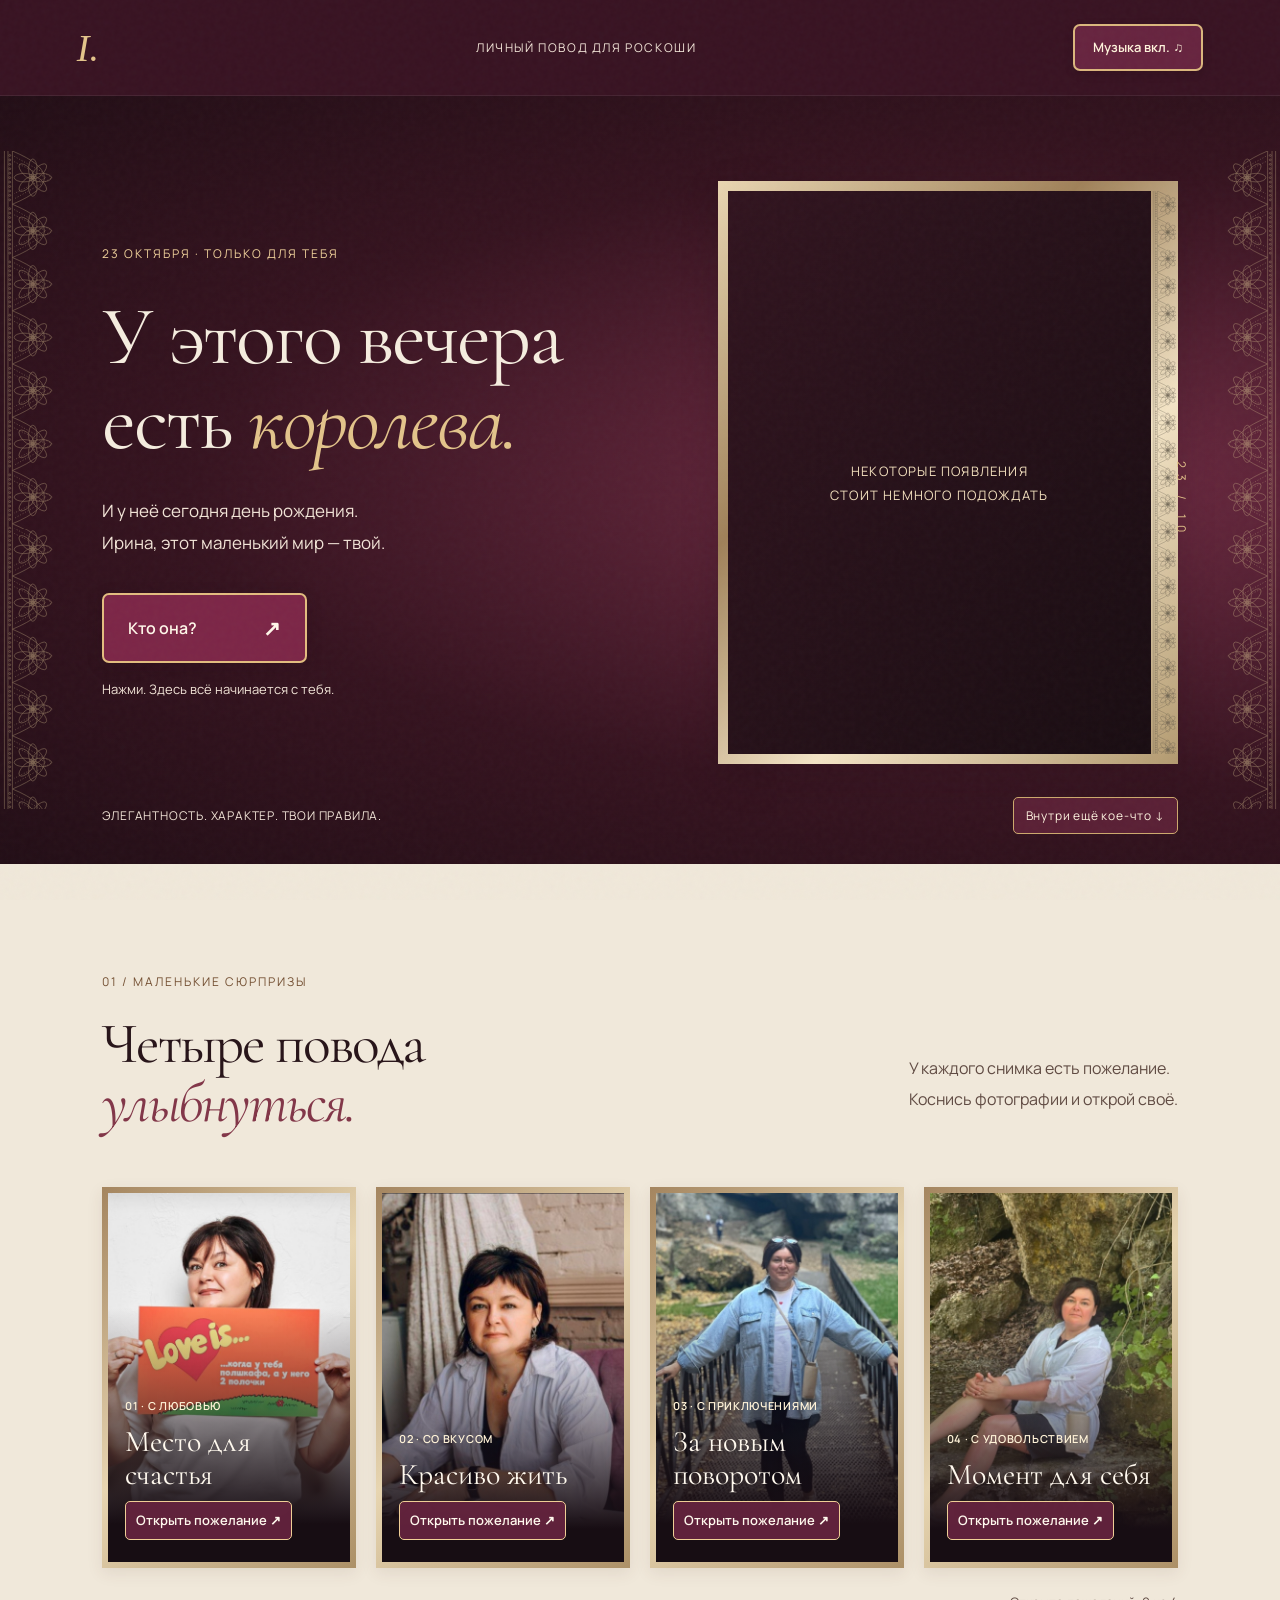
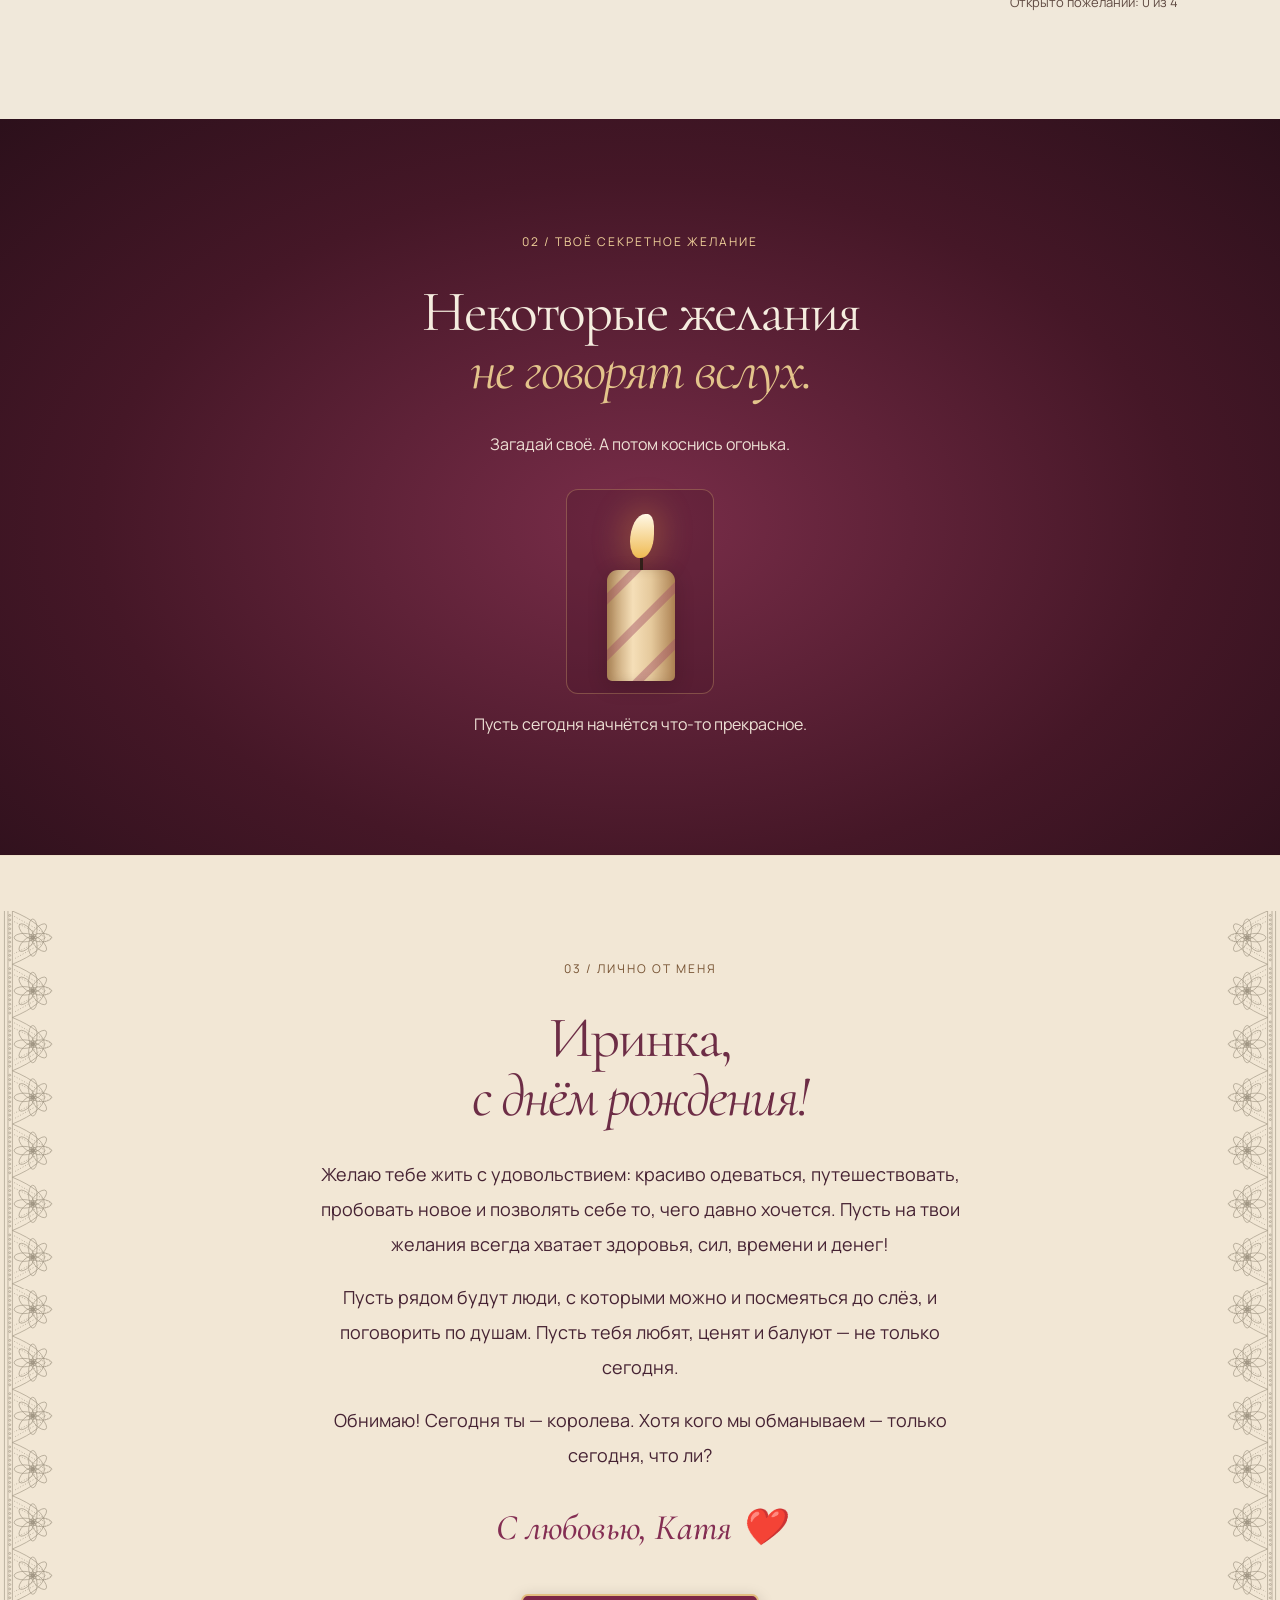
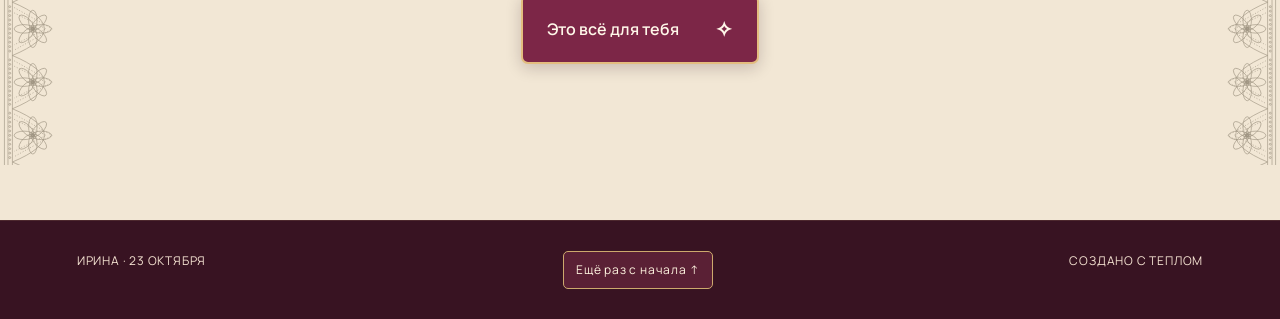
<file: index.html>
<!doctype html><html lang="ru"><head><meta charset="utf-8"><meta name="viewport" content="width=device-width,initial-scale=1"><meta name="theme-color" content="#180c10"><meta name="robots" content="noindex,nofollow"><title>Ирина · У этого вечера есть королева</title><link rel="stylesheet" href="style.css"></head><body>
<div class="grain"></div><header><a href="#">I.</a><span>ЛИЧНЫЙ ПОВОД ДЛЯ РОСКОШИ</span><button id="sound" aria-pressed="false">Музыка вкл. ♫</button></header>
<main><section class="hero" id="hero"><div class="hero-text"><p class="eyebrow">23 ОКТЯБРЯ · ТОЛЬКО ДЛЯ ТЕБЯ</p><h1>У этого вечера<br>есть <em>королева.</em></h1><p class="intro">И у неё сегодня день рождения.<br>Ирина, этот маленький мир — твой.</p><button class="gold" id="reveal">Кто она? <span>↗</span></button><p class="hint">Нажми. Здесь всё начинается с тебя.</p></div><div class="portrait-wrap"><div class="portrait"><img src="assets/portrait.jpg" alt="Портрет Ирины с букетом" fetchpriority="high"><div class="veil"><p>НЕКОТОРЫЕ ПОЯВЛЕНИЯ<br>СТОИТ НЕМНОГО ПОДОЖДАТЬ</p></div><div class="camera-flash" aria-hidden="true"></div><div class="portrait-label"><strong>Ирина</strong><small>СЕГОДНЯ ВСЁ ВНИМАНИЕ — ТЕБЕ</small></div></div><span class="date">23 / 10</span></div><div class="hero-bottom"><span>ЭЛЕГАНТНОСТЬ. ХАРАКТЕР. ТВОИ ПРАВИЛА.</span><a href="#gifts">Внутри ещё кое-что ↓</a></div></section>
<section id="gifts" class="gifts"><div class="section-title"><p class="eyebrow">01 / МАЛЕНЬКИЕ СЮРПРИЗЫ</p><h2>Четыре повода<br><em>улыбнуться.</em></h2><p>У каждого снимка есть пожелание.<br>Коснись фотографии и открой своё.</p></div><div class="cards"><button class="card" data-n="0"><img src="assets/love.jpg" alt="Ирина с плакатом Love is" loading="lazy"><span><small>01 · С ЛЮБОВЬЮ</small><b>Место для счастья</b><i>Открыть пожелание ↗</i></span></button><button class="card" data-n="1"><img src="assets/style.jpg" alt="Ирина за столом с образцами" loading="lazy"><span><small>02 · СО ВКУСОМ</small><b>Красиво жить</b><i>Открыть пожелание ↗</i></span></button><button class="card" data-n="2"><img src="assets/travel.jpg" alt="Ирина на мостике среди скал" loading="lazy"><span><small>03 · С ПРИКЛЮЧЕНИЯМИ</small><b>За новым поворотом</b><i>Открыть пожелание ↗</i></span></button><button class="card" data-n="3"><img src="assets/moment.jpg" alt="Ирина на каменных ступенях" loading="lazy"><span><small>04 · С УДОВОЛЬСТВИЕМ</small><b>Момент для себя</b><i>Открыть пожелание ↗</i></span></button></div><p class="counter" id="counter">Открыто пожеланий: 0 из 4</p></section>
<section class="wish"><p class="eyebrow">02 / ТВОЁ СЕКРЕТНОЕ ЖЕЛАНИЕ</p><h2>Некоторые желания<br><em>не говорят вслух.</em></h2><p>Загадай своё. А потом коснись огонька.</p><button class="candle" id="candle" aria-label="Загадать желание и погасить свечу"><span class="smoke smoke-one" aria-hidden="true"></span><span class="smoke smoke-two" aria-hidden="true"></span><span class="flame"></span><span class="wick"></span><span class="wax"></span></button><p id="wishText" aria-live="polite">Пусть сегодня начнётся что-то прекрасное.</p><button class="text-button" id="again" hidden>Зажечь снова ↻</button></section>
<section class="letter"><p class="eyebrow">03 / ЛИЧНО ОТ МЕНЯ</p><h2>Иринка,<br><em>с днём рождения!</em></h2><div class="letter-body"><p>Желаю тебе жить с удовольствием: красиво одеваться, путешествовать, пробовать новое и позволять себе то, чего давно хочется. Пусть на твои желания всегда хватает здоровья, сил, времени и денег!</p><p>Пусть рядом будут люди, с которыми можно и посмеяться до слёз, и поговорить по душам. Пусть тебя любят, ценят и балуют — не только сегодня.</p><p>Обнимаю! Сегодня ты — королева. Хотя кого мы обманываем — только сегодня, что ли?</p><span class="signature">С любовью, Катя ❤️</span></div><button class="gold" id="celebrate">Это всё для тебя <span>✧</span></button><p id="finalText" aria-live="polite"></p></section></main><footer><span>ИРИНА · 23 ОКТЯБРЯ</span><a href="#hero">Ещё раз с начала ↑</a><span>СОЗДАНО С ТЕПЛОМ</span></footer>
<dialog id="modal"><button class="close" aria-label="Закрыть пожелание">×</button><img id="modalImg" alt="Фотография Ирины"><div class="modal-copy"><p class="eyebrow">ПЕРСОНАЛЬНО ДЛЯ ТЕБЯ</p><h2 id="modalTitle"></h2><p id="modalText"></p><button class="text-button close-text">Забираю это пожелание ♥</button></div></dialog><div id="confetti" aria-hidden="true"></div><audio id="birthdayMusic" preload="metadata" src="assets/birthday.mp3"></audio><script src="app.js"></script></body></html>
</file>
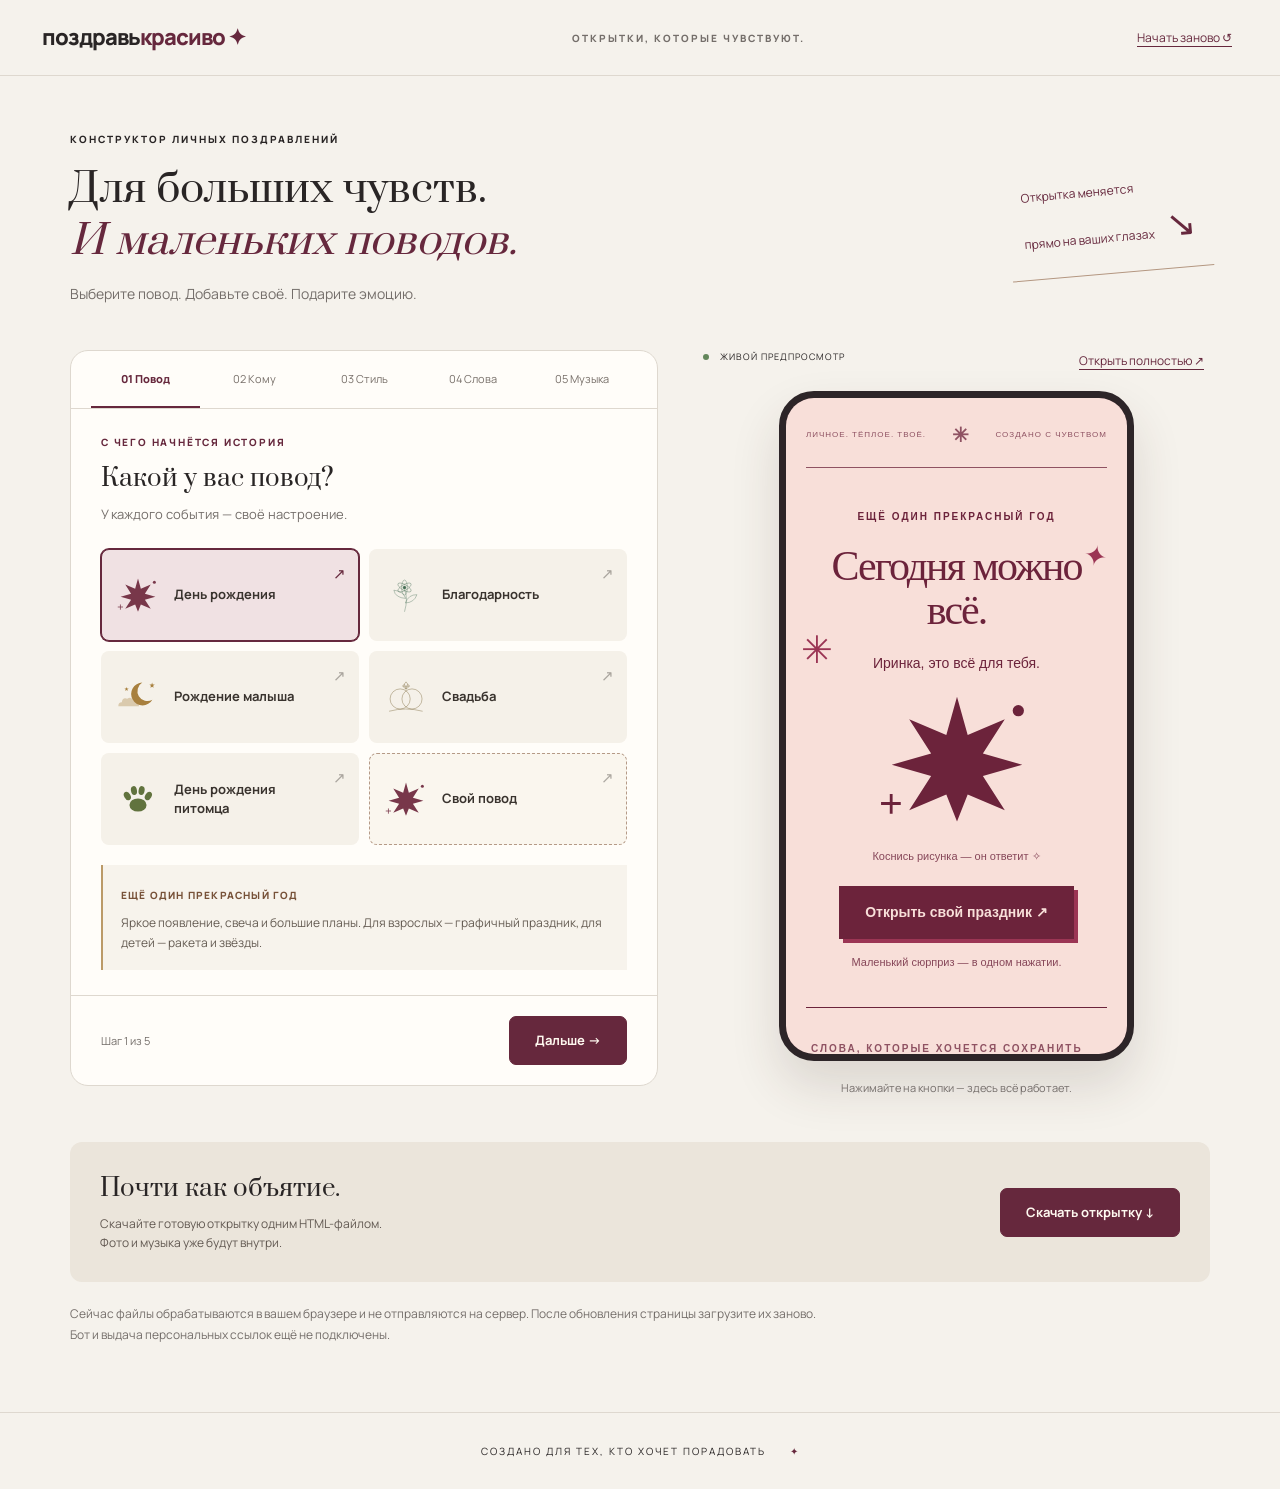
<file: constructor/index.html>
<!doctype html><html lang="ru"><head><meta charset="UTF-8"><meta name="viewport" content="width=device-width,initial-scale=1"><meta name="theme-color" content="#f5f2ec"><title>Поздравь красиво — ваша личная открытка</title><link rel="stylesheet" href="style.css?v=4"></head><body><header><a class="brand" href="./">поздравь<span>красиво ✦</span></a><span class="edition">ОТКРЫТКИ, КОТОРЫЕ ЧУВСТВУЮТ.</span><button id="reset" class="quiet">Начать заново ↺</button></header><main><div class="heading"><div><p class="eyebrow">КОНСТРУКТОР ЛИЧНЫХ ПОЗДРАВЛЕНИЙ</p><h1>Для больших чувств.<br><em>И маленьких поводов.</em></h1><p class="intro">Выберите повод. Добавьте своё. Подарите эмоцию.</p></div><div class="note">Открытка меняется<br>прямо на ваших глазах <span>↘</span></div></div><div class="workspace"><section class="editor"><nav aria-label="Этапы"><button class="tab active" data-step="0">01 Повод</button><button class="tab" data-step="1">02 Кому</button><button class="tab" data-step="2">03 Стиль</button><button class="tab" data-step="3">04 Слова</button><button class="tab" data-step="4">05 Музыка</button></nav><div class="panel" data-panel="0"><p class="panel-kicker">С ЧЕГО НАЧНЁТСЯ ИСТОРИЯ</p><h2>Какой у вас повод?</h2><p class="muted">У каждого события — своё настроение.</p><div id="occasions" class="occasions"></div><div id="customFields" hidden><label>Какой у вас повод?<input id="customOccasion" maxlength="80" placeholder="Например, новоселье или годовщина знакомства"></label><label>Заголовок открытки <span class="optional">· по желанию</span><input id="customTitle" maxlength="120" placeholder="Например, с новым уютным домом!"></label><p class="small">Свой текст можно написать на шаге «Слова». Если заголовок не указан, используем название повода.</p></div><div class="occasion-note"><span id="occasionTag"></span><p id="occasionDescription"></p></div></div><div class="panel" data-panel="1" hidden><h2>Кому подарим эмоцию?</h2><p class="muted">Начнём с главного человека.</p><div class="recipients" id="recipients"><button class="recipient active" data-kind="woman">✧<b>Женщине</b></button><button class="recipient" data-kind="man">◇<b>Мужчине</b></button><button class="recipient" data-kind="child">☆<b>Ребёнку</b></button></div><label><span id="nameLabel">Имя получателя</span><input id="name" maxlength="40" placeholder="Например, Иринка" value="Иринка"></label><label id="ageLabel" hidden>Сколько исполняется лет?<input id="age" type="number" min="1" max="120" placeholder="Например, 7"></label><label>От кого<input id="sender" maxlength="60" placeholder="Ваше имя" value="Катя"></label><label class="upload">＋ <strong>Добавить фотографии</strong><span>До 5 фото · JPG, PNG, WebP · до 10 МБ каждое</span><input id="photos" type="file" accept="image/jpeg,image/png,image/webp" multiple></label><div id="thumbs" class="thumbs"></div><p class="small">Первая фотография станет обложкой. Нажмите ×, чтобы убрать снимок.</p></div><div class="panel" data-panel="2" hidden><h2>Какое настроение?</h2><p class="muted">Три палитры для вашего повода.</p><div class="palettes" id="palettes"></div><label class="toggle"><input id="flashes" type="checkbox" checked> Вспышки камер при открытии</label><label class="toggle"><input id="confettiToggle" type="checkbox" checked> Праздничные эффекты при нажатии</label><p class="small">Открытка подстраивается под экран телефона и компьютера.</p></div><div class="panel" data-panel="3" hidden><h2>Самое важное — ваши слова</h2><label>Поздравление<select id="preset"><option value="warm">Тёплое и душевное</option><option value="bold">С характером</option><option value="short">Коротко и от сердца</option><option value="own">Напишу своё</option></select></label><label>Текст поздравления<textarea id="message" rows="8" maxlength="4000"></textarea></label><p class="small">Текст можно менять в любом варианте.</p></div><div class="panel" data-panel="4" hidden><h2>Та самая песня</h2><p class="muted">Выберите мелодию или загрузите свою песню. Звук начнётся после нажатия кнопки открытия открытки.</p><div id="musicLibrary" class="music-library"><div class="music-row"><button class="track selected" data-track="none" aria-pressed="true"><span class="track-icon">∅</span><span><b>Без музыки</b><small>Только ваши слова</small></span><i>✓</i></button></div><div class="music-row"><button class="track" data-track="happy" aria-pressed="false"><span class="track-icon">♫</span><span><b>Happy Birthday to You</b><small>Инструментальная · сразу с мелодии</small></span><i>✓</i></button><button class="track-play" data-listen="happy" aria-label="Послушать Happy Birthday to You">▶</button></div><div class="music-row"><button class="track" data-track="allegrova" aria-pressed="false"><span class="track-icon">♫</span><span><b>Ирина Аллегрова — С днём рождения</b><small>Ваша запись · с припева, с 42-й секунды</small></span><i>✓</i></button><button class="track-play" data-listen="allegrova" aria-label="Послушать Аллегрову">▶</button></div><div class="music-row"><button class="track" data-track="warm" aria-pressed="false"><span class="track-icon">♪</span><span><b>Тёплые моменты</b><small>Нежная инструментальная мелодия</small></span><i>✓</i></button><button class="track-play" data-listen="warm" aria-label="Послушать Тёплые моменты">▶</button></div></div><p id="musicStatus" class="small" role="status" aria-live="polite">Выбрано: без музыки</p><label class="upload">♫ <strong>Загрузить свою песню</strong><span>MP3, M4A, WAV, OGG · до 20 МБ</span><input id="music" type="file" accept="audio/*,.mp3,.m4a,.wav,.ogg"></label><div id="audioSettings" hidden><p id="audioName"></p><audio id="audioCheck" controls preload="metadata"></audio><label>Начать с секунды<input id="start" type="number" min="0" step="1" value="0"></label><p class="small">Например, 42 — чтобы начать с припева.</p><label class="toggle"><input id="fade" type="checkbox" checked> Плавное нарастание громкости</label><button id="listen" class="quiet">Послушать с выбранного момента ▶</button><button id="removeMusic" class="quiet">Убрать музыку ×</button></div><p class="small">Выбирайте файл, который можете использовать. Громкость на iPhone может регулироваться только кнопками телефона.</p></div><div class="editor-footer"><span id="stepText">Шаг 1 из 5</span><button id="next" class="primary">Дальше →</button></div><p id="status" role="status" aria-live="polite"></p></section><section class="preview-area"><div class="preview-label"><span><i></i> ЖИВОЙ ПРЕДПРОСМОТР</span><button id="preview" class="quiet">Открыть полностью ↗</button></div><div class="phone"><iframe id="frame" title="Предпросмотр поздравления" sandbox="allow-scripts allow-same-origin"></iframe></div><p class="preview-caption">Нажимайте на кнопки — здесь всё работает.</p></section></div><section class="finish"><div><h2>Почти как объятие.</h2><p>Скачайте готовую открытку одним HTML-файлом.<br>Фото и музыка уже будут внутри.</p></div><button id="download" class="primary">Скачать открытку ↓</button></section><p class="privacy">Сейчас файлы обрабатываются в вашем браузере и не отправляются на сервер. После обновления страницы загрузите их заново. Бот и выдача персональных ссылок ещё не подключены.</p></main><footer>СОЗДАНО ДЛЯ ТЕХ, КТО ХОЧЕТ ПОРАДОВАТЬ <span>✦</span></footer><script src="app.js?v=4"></script></body></html>
</file>
<file: style.css>
@import url('https://fonts.googleapis.com/css2?family=Cormorant+Garamond:ital,wght@0,400;0,500;1,400;1,500&family=Manrope:wght@400;500;600&display=swap');
:root{--bg:#160d10;--gold:#cfb480;--cream:#f5eddf;--muted:#b4a49c}*{box-sizing:border-box}html{scroll-behavior:smooth}body{margin:0;background:var(--bg);color:var(--cream);font:14px Manrope,Arial,sans-serif}button,a{-webkit-tap-highlight-color:transparent}button{font:inherit;cursor:pointer}a{color:inherit;text-decoration:none}button:focus-visible,a:focus-visible{outline:2px solid var(--gold);outline-offset:6px}.grain{position:fixed;inset:0;pointer-events:none;opacity:.035;background-image:url("data:image/svg+xml,%3Csvg viewBox='0 0 180 180' xmlns='http://www.w3.org/2000/svg'%3E%3Cfilter id='n'%3E%3CfeTurbulence type='fractalNoise' baseFrequency='.9' numOctaves='3' stitchTiles='stitch'/%3E%3C/filter%3E%3Crect width='100%25' height='100%25' opacity='.8' filter='url(%23n)'/%3E%3C/svg%3E");z-index:5}header{height:96px;padding:0 6%;display:flex;align-items:center;justify-content:space-between;border-bottom:1px solid #ffffff12}header>a{font:italic 38px Georgia;color:var(--gold)}header>span{font-size:9px;letter-spacing:3px;color:var(--muted)}header button{color:var(--gold);border:1px solid #cfb48040;background:none;border-radius:30px;padding:12px 16px;font-size:11px}.hero{min-height:760px;position:relative;padding:85px 8% 100px;display:grid;grid-template-columns:1.2fr 1fr;align-items:center;gap:6%;overflow:hidden;background:radial-gradient(ellipse at 80% 50%,#49202c 0,transparent 60%)}.eyebrow{font-size:10px;letter-spacing:3px;color:var(--gold);line-height:1.8}h1,h2{font-family:'Cormorant Garamond',Georgia,serif;font-weight:400;line-height:1.02;letter-spacing:-2px;margin:30px 0}h1{font-size:clamp(54px,6.5vw,96px)}h2{font-size:clamp(42px,4.5vw,65px)}em{font-weight:400;color:var(--gold)}.intro{line-height:1.9;color:var(--muted);margin:25px 0 34px}.gold{padding:19px 24px;min-width:205px;background:var(--gold);color:#26131a;border:0;display:inline-flex;justify-content:space-between;gap:36px;align-items:center}.gold:hover{background:#e1c99e}.gold span{font-size:21px}.hint{font-size:10px;color:var(--muted);margin-top:16px}.portrait-wrap{position:relative;padding:18px}.portrait{position:relative;aspect-ratio:3/4;max-height:570px;overflow:hidden;border-radius:48% 48% 2px 2px}.portrait img{width:100%;height:100%;object-fit:cover;transform:scale(1.07);transition:transform 2.5s}.veil{position:absolute;inset:0;display:flex;flex-direction:column;align-items:center;justify-content:center;background:linear-gradient(125deg,#4b1c2b,#251017 70%);transition:opacity 1.5s,filter 1.5s}.seal{font:italic 110px 'Cormorant Garamond',Georgia;border:1px solid #b59a6559;border-radius:50%;height:150px;width:150px;text-align:center;color:var(--gold)}.veil p{text-align:center;font-size:9px;line-height:2;letter-spacing:2px;margin-top:35px;color:var(--gold)}.portrait-label{position:absolute;inset:auto 0 0;padding:70px 30px 25px;background:linear-gradient(transparent,#130a10bd);opacity:0;transition:opacity 2s}.portrait-label small{font-size:8px;letter-spacing:3px}.portrait-label strong{display:block;font:64px 'Cormorant Garamond',Georgia}.revealed .veil{opacity:0;pointer-events:none;filter:blur(15px)}.revealed .portrait img{transform:scale(1)}.revealed .portrait-label{opacity:1}.orbit{position:absolute;inset:0;border:1px solid #cfb48040;border-radius:49% 49% 0 0;transform:rotate(5deg)}.date{position:absolute;right:-12px;top:48%;writing-mode:vertical-rl;letter-spacing:6px;font-size:10px;color:var(--gold)}.hero-bottom{position:absolute;bottom:30px;left:8%;right:8%;display:flex;justify-content:space-between;gap:20px;font-size:9px;letter-spacing:2px;color:var(--muted)}.gifts{padding:95px 8%;background:#f0e8da;color:#28151a}.section-title{display:grid;grid-template-columns:1fr 1fr}.section-title .eyebrow{grid-column:1/-1;color:#835d42}.section-title h2{margin-top:10px}.section-title em{color:#823749}.section-title>p:last-child{align-self:center;justify-self:end;color:#75645c;line-height:1.9}.cards{display:grid;grid-template-columns:repeat(4,1fr);gap:20px;margin-top:25px}.card{position:relative;aspect-ratio:2/3;border:0;padding:0;overflow:hidden;background:#39222a;color:#fff;text-align:left}.card img{width:100%;height:100%;object-fit:cover;transition:transform .6s}.card:hover img{transform:scale(1.045)}.card span{position:absolute;inset:auto 0 0;background:linear-gradient(transparent,#140b10ee);padding:60px 17px 22px}.card small{font-size:8px;letter-spacing:1.5px;color:#ead4b1}.card b{display:block;font:27px 'Cormorant Garamond',Georgia;line-height:1.1;margin:10px 0}.card i{font-size:9px;font-style:normal;color:#e5d3b7}.card.opened:after{content:'✓';position:absolute;right:12px;top:12px;border-radius:50%;background:var(--gold);color:#251017;padding:6px 10px}.counter{text-align:right;font-size:10px;color:#75645c;margin-top:25px}.wish{text-align:center;padding:100px 20px;background:radial-gradient(ellipse at 50% 60%,#592334,transparent 60%)}.wish>p:not(.eyebrow){color:var(--muted);line-height:1.8}.candle{position:relative;background:none;border:0;display:block;width:140px;height:190px;margin:30px auto 15px}.wax{position:absolute;width:48px;height:100px;bottom:0;left:46px;background:linear-gradient(90deg,#8f704f,#ebd4ac 45%,#b18e62);border-radius:7px 7px 3px 3px}.wick{position:absolute;bottom:98px;left:68px;width:3px;height:15px;background:#33201a}.flame{position:absolute;width:24px;height:44px;bottom:110px;left:58px;border-radius:70% 30% 60% 40%;background:linear-gradient(#fff8e5,#efba52);box-shadow:0 0 30px 9px #e8a43c40;animation:flicker 1.5s infinite alternate;transition:opacity .5s,transform .5s}.out .flame{opacity:0;transform:scale(.1)}@keyframes flicker{to{border-radius:35% 65% 35% 65%;filter:brightness(1.2)}}.text-button{border:0;border-bottom:1px solid #cfb48070;background:none;color:var(--gold);padding:12px 0;font-size:12px}.letter{padding:90px 20px 100px;text-align:center;border-top:1px solid #cfb48022}.letter-body{max-width:580px;margin:30px auto 40px;line-height:1.95;color:#d1c2b8}.signature{display:block;font:italic 31px 'Cormorant Garamond',Georgia;color:var(--gold);margin-top:30px}#finalText{min-height:24px;color:var(--gold)}footer{padding:30px 6%;display:flex;justify-content:space-between;gap:20px;border-top:1px solid #cfb48022;font-size:9px;letter-spacing:1.5px;color:var(--muted)}dialog{border:1px solid #b5986240;background:#231219;color:var(--cream);padding:0;max-width:780px;width:90%;max-height:90dvh;overflow:auto}dialog[open]{display:grid;grid-template-columns:1fr 1fr}dialog::backdrop{background:#090407df;backdrop-filter:blur(8px)}dialog>img{width:100%;height:100%;min-height:440px;object-fit:cover}.modal-copy{padding:50px 30px;align-self:center}.modal-copy h2{font-size:44px}.modal-copy>p:not(.eyebrow){line-height:1.9;color:var(--muted)}.close{position:absolute;right:10px;top:10px;color:white;background:#160d10c9;border:1px solid #ffffff33;border-radius:50%;width:40px;height:40px;font-size:26px;z-index:2}#confetti{position:fixed;inset:0;pointer-events:none;overflow:hidden;z-index:10}.particle{position:absolute;top:-20px;width:7px;height:12px;animation:fall 3s ease-in forwards}@keyframes fall{to{transform:translateY(105vh) rotate(640deg)}}[hidden]{display:none!important}@media(max-width:700px){header{height:72px;padding:0 6%}header>span{font-size:7px;letter-spacing:1.5px}header button{padding:9px;font-size:10px}.hero{padding:45px 7% 80px;grid-template-columns:1fr;gap:34px}.hero h1{font-size:58px;margin:22px 0}.hero .intro{font-size:13px}.portrait-wrap{width:83%;max-width:370px;margin:auto}.hero-bottom{font-size:8px;letter-spacing:.5px;bottom:20px}.hero-bottom>span{max-width:140px}.gifts{padding:60px 6%}.section-title{display:block}.section-title>p:last-child{font-size:12px}.cards{grid-template-columns:1fr 1fr;gap:12px}.card b{font-size:24px}.card span{padding:45px 12px 16px}.card small{font-size:7px;letter-spacing:.7px}.card i{font-size:8px}.wish,.letter{padding-top:65px;padding-bottom:65px}h2{letter-spacing:-1px}.letter-body{font-size:13px}footer{flex-wrap:wrap;font-size:8px}footer>span:last-child{display:none}dialog[open]{display:block;max-width:420px}dialog>img{height:280px;min-height:0;object-position:center 35%}.modal-copy{padding:25px}.modal-copy h2{font-size:38px;margin:18px 0}.modal-copy p{font-size:13px}}@media(prefers-reduced-motion:reduce){html{scroll-behavior:auto}*,*:before,*:after{animation:none!important;transition:none!important}}

/* Approved portrait reveal: clean rectangular photograph, two soft camera flashes. */
.portrait-wrap{padding:0}.portrait{border-radius:0}.veil{background:linear-gradient(125deg,#31141f,#190d12);transition:opacity .8s .25s,filter .8s}.portrait-label{transition:opacity 1s .8s}.portrait-label small{display:block;margin-top:6px;line-height:1.6}.camera-flash{position:absolute;inset:0;pointer-events:none;z-index:3;opacity:0;background:radial-gradient(ellipse at 25% 20%,#fff9edc9,transparent 75%)}.revealed .camera-flash{animation:cameraFlashes 1.8s ease-out 1}.revealed .veil{visibility:hidden;transition:opacity .8s .25s,filter .8s,visibility 0s 1.1s}@keyframes cameraFlashes{0%,8%{opacity:0}15%{opacity:.55}33%,60%{opacity:0}70%{opacity:.4}100%{opacity:0}}@media(prefers-reduced-motion:reduce){.camera-flash{display:none}.revealed .veil{visibility:hidden}}

/* Antique floral lace, champagne photograph edges, and readable text. */
:root{--muted:#d8c9bf}
.hero,.letter{isolation:isolate}
.hero:before,.hero:after,.letter:before,.letter:after{content:"";position:absolute;top:90px;bottom:80px;width:65px;background-image:url("data:image/svg+xml,%3Csvg%20xmlns%3D%22http%3A//www.w3.org/2000/svg%22%20width%3D%2288%22%20height%3D%22240%22%20viewBox%3D%220%200%2088%20240%22%3E%3Cg%20fill%3D%22none%22%20stroke%3D%22%23c8af84%22%20stroke-width%3D%22.7%22%3E%3Cpath%20d%3D%22M5%200V240M9%200V240M14%200V240%22/%3E%3Cpath%20d%3D%22M14%200Q86%2030%2014%2060Q86%2090%2014%20120Q86%20150%2014%20180Q86%20210%2014%20240%22/%3E%3Cellipse%20cx%3D%2237%22%20cy%3D%2220%22%20rx%3D%224.8%22%20ry%3D%2211%22%20transform%3D%22rotate%280%2037%2030%29%22/%3E%3Cellipse%20cx%3D%2237%22%20cy%3D%2220%22%20rx%3D%224.8%22%20ry%3D%2211%22%20transform%3D%22rotate%2845%2037%2030%29%22/%3E%3Cellipse%20cx%3D%2237%22%20cy%3D%2220%22%20rx%3D%224.8%22%20ry%3D%2211%22%20transform%3D%22rotate%2890%2037%2030%29%22/%3E%3Cellipse%20cx%3D%2237%22%20cy%3D%2220%22%20rx%3D%224.8%22%20ry%3D%2211%22%20transform%3D%22rotate%28135%2037%2030%29%22/%3E%3Cellipse%20cx%3D%2237%22%20cy%3D%2220%22%20rx%3D%224.8%22%20ry%3D%2211%22%20transform%3D%22rotate%28180%2037%2030%29%22/%3E%3Cellipse%20cx%3D%2237%22%20cy%3D%2220%22%20rx%3D%224.8%22%20ry%3D%2211%22%20transform%3D%22rotate%28225%2037%2030%29%22/%3E%3Cellipse%20cx%3D%2237%22%20cy%3D%2220%22%20rx%3D%224.8%22%20ry%3D%2211%22%20transform%3D%22rotate%28270%2037%2030%29%22/%3E%3Cellipse%20cx%3D%2237%22%20cy%3D%2220%22%20rx%3D%224.8%22%20ry%3D%2211%22%20transform%3D%22rotate%28315%2037%2030%29%22/%3E%3Ccircle%20cx%3D%2237%22%20cy%3D%2230%22%20r%3D%224%22/%3E%3Ccircle%20cx%3D%2237%22%20cy%3D%2230%22%20r%3D%222%22/%3E%3Ccircle%20cx%3D%2211%22%20cy%3D%225%22%20r%3D%221.1%22/%3E%3Ccircle%20cx%3D%2211%22%20cy%3D%2210%22%20r%3D%221.1%22/%3E%3Ccircle%20cx%3D%2211%22%20cy%3D%2215%22%20r%3D%221.1%22/%3E%3Ccircle%20cx%3D%2211%22%20cy%3D%2220%22%20r%3D%221.1%22/%3E%3Ccircle%20cx%3D%2211%22%20cy%3D%2225%22%20r%3D%221.1%22/%3E%3Ccircle%20cx%3D%2211%22%20cy%3D%2230%22%20r%3D%221.1%22/%3E%3Ccircle%20cx%3D%2211%22%20cy%3D%2235%22%20r%3D%221.1%22/%3E%3Ccircle%20cx%3D%2211%22%20cy%3D%2240%22%20r%3D%221.1%22/%3E%3Ccircle%20cx%3D%2211%22%20cy%3D%2245%22%20r%3D%221.1%22/%3E%3Ccircle%20cx%3D%2211%22%20cy%3D%2250%22%20r%3D%221.1%22/%3E%3Ccircle%20cx%3D%2211%22%20cy%3D%2255%22%20r%3D%221.1%22/%3E%3Cpath%20d%3D%22M16%206L59%2030L16%2054M16%2012L52%2030L16%2048%22%20stroke-dasharray%3D%221.2%202%22/%3E%3Cellipse%20cx%3D%2237%22%20cy%3D%2280%22%20rx%3D%224.8%22%20ry%3D%2211%22%20transform%3D%22rotate%280%2037%2090%29%22/%3E%3Cellipse%20cx%3D%2237%22%20cy%3D%2280%22%20rx%3D%224.8%22%20ry%3D%2211%22%20transform%3D%22rotate%2845%2037%2090%29%22/%3E%3Cellipse%20cx%3D%2237%22%20cy%3D%2280%22%20rx%3D%224.8%22%20ry%3D%2211%22%20transform%3D%22rotate%2890%2037%2090%29%22/%3E%3Cellipse%20cx%3D%2237%22%20cy%3D%2280%22%20rx%3D%224.8%22%20ry%3D%2211%22%20transform%3D%22rotate%28135%2037%2090%29%22/%3E%3Cellipse%20cx%3D%2237%22%20cy%3D%2280%22%20rx%3D%224.8%22%20ry%3D%2211%22%20transform%3D%22rotate%28180%2037%2090%29%22/%3E%3Cellipse%20cx%3D%2237%22%20cy%3D%2280%22%20rx%3D%224.8%22%20ry%3D%2211%22%20transform%3D%22rotate%28225%2037%2090%29%22/%3E%3Cellipse%20cx%3D%2237%22%20cy%3D%2280%22%20rx%3D%224.8%22%20ry%3D%2211%22%20transform%3D%22rotate%28270%2037%2090%29%22/%3E%3Cellipse%20cx%3D%2237%22%20cy%3D%2280%22%20rx%3D%224.8%22%20ry%3D%2211%22%20transform%3D%22rotate%28315%2037%2090%29%22/%3E%3Ccircle%20cx%3D%2237%22%20cy%3D%2290%22%20r%3D%224%22/%3E%3Ccircle%20cx%3D%2237%22%20cy%3D%2290%22%20r%3D%222%22/%3E%3Ccircle%20cx%3D%2211%22%20cy%3D%2265%22%20r%3D%221.1%22/%3E%3Ccircle%20cx%3D%2211%22%20cy%3D%2270%22%20r%3D%221.1%22/%3E%3Ccircle%20cx%3D%2211%22%20cy%3D%2275%22%20r%3D%221.1%22/%3E%3Ccircle%20cx%3D%2211%22%20cy%3D%2280%22%20r%3D%221.1%22/%3E%3Ccircle%20cx%3D%2211%22%20cy%3D%2285%22%20r%3D%221.1%22/%3E%3Ccircle%20cx%3D%2211%22%20cy%3D%2290%22%20r%3D%221.1%22/%3E%3Ccircle%20cx%3D%2211%22%20cy%3D%2295%22%20r%3D%221.1%22/%3E%3Ccircle%20cx%3D%2211%22%20cy%3D%22100%22%20r%3D%221.1%22/%3E%3Ccircle%20cx%3D%2211%22%20cy%3D%22105%22%20r%3D%221.1%22/%3E%3Ccircle%20cx%3D%2211%22%20cy%3D%22110%22%20r%3D%221.1%22/%3E%3Ccircle%20cx%3D%2211%22%20cy%3D%22115%22%20r%3D%221.1%22/%3E%3Cpath%20d%3D%22M16%2066L59%2090L16%20114M16%2072L52%2090L16%20108%22%20stroke-dasharray%3D%221.2%202%22/%3E%3Cellipse%20cx%3D%2237%22%20cy%3D%22140%22%20rx%3D%224.8%22%20ry%3D%2211%22%20transform%3D%22rotate%280%2037%20150%29%22/%3E%3Cellipse%20cx%3D%2237%22%20cy%3D%22140%22%20rx%3D%224.8%22%20ry%3D%2211%22%20transform%3D%22rotate%2845%2037%20150%29%22/%3E%3Cellipse%20cx%3D%2237%22%20cy%3D%22140%22%20rx%3D%224.8%22%20ry%3D%2211%22%20transform%3D%22rotate%2890%2037%20150%29%22/%3E%3Cellipse%20cx%3D%2237%22%20cy%3D%22140%22%20rx%3D%224.8%22%20ry%3D%2211%22%20transform%3D%22rotate%28135%2037%20150%29%22/%3E%3Cellipse%20cx%3D%2237%22%20cy%3D%22140%22%20rx%3D%224.8%22%20ry%3D%2211%22%20transform%3D%22rotate%28180%2037%20150%29%22/%3E%3Cellipse%20cx%3D%2237%22%20cy%3D%22140%22%20rx%3D%224.8%22%20ry%3D%2211%22%20transform%3D%22rotate%28225%2037%20150%29%22/%3E%3Cellipse%20cx%3D%2237%22%20cy%3D%22140%22%20rx%3D%224.8%22%20ry%3D%2211%22%20transform%3D%22rotate%28270%2037%20150%29%22/%3E%3Cellipse%20cx%3D%2237%22%20cy%3D%22140%22%20rx%3D%224.8%22%20ry%3D%2211%22%20transform%3D%22rotate%28315%2037%20150%29%22/%3E%3Ccircle%20cx%3D%2237%22%20cy%3D%22150%22%20r%3D%224%22/%3E%3Ccircle%20cx%3D%2237%22%20cy%3D%22150%22%20r%3D%222%22/%3E%3Ccircle%20cx%3D%2211%22%20cy%3D%22125%22%20r%3D%221.1%22/%3E%3Ccircle%20cx%3D%2211%22%20cy%3D%22130%22%20r%3D%221.1%22/%3E%3Ccircle%20cx%3D%2211%22%20cy%3D%22135%22%20r%3D%221.1%22/%3E%3Ccircle%20cx%3D%2211%22%20cy%3D%22140%22%20r%3D%221.1%22/%3E%3Ccircle%20cx%3D%2211%22%20cy%3D%22145%22%20r%3D%221.1%22/%3E%3Ccircle%20cx%3D%2211%22%20cy%3D%22150%22%20r%3D%221.1%22/%3E%3Ccircle%20cx%3D%2211%22%20cy%3D%22155%22%20r%3D%221.1%22/%3E%3Ccircle%20cx%3D%2211%22%20cy%3D%22160%22%20r%3D%221.1%22/%3E%3Ccircle%20cx%3D%2211%22%20cy%3D%22165%22%20r%3D%221.1%22/%3E%3Ccircle%20cx%3D%2211%22%20cy%3D%22170%22%20r%3D%221.1%22/%3E%3Ccircle%20cx%3D%2211%22%20cy%3D%22175%22%20r%3D%221.1%22/%3E%3Cpath%20d%3D%22M16%20126L59%20150L16%20174M16%20132L52%20150L16%20168%22%20stroke-dasharray%3D%221.2%202%22/%3E%3Cellipse%20cx%3D%2237%22%20cy%3D%22200%22%20rx%3D%224.8%22%20ry%3D%2211%22%20transform%3D%22rotate%280%2037%20210%29%22/%3E%3Cellipse%20cx%3D%2237%22%20cy%3D%22200%22%20rx%3D%224.8%22%20ry%3D%2211%22%20transform%3D%22rotate%2845%2037%20210%29%22/%3E%3Cellipse%20cx%3D%2237%22%20cy%3D%22200%22%20rx%3D%224.8%22%20ry%3D%2211%22%20transform%3D%22rotate%2890%2037%20210%29%22/%3E%3Cellipse%20cx%3D%2237%22%20cy%3D%22200%22%20rx%3D%224.8%22%20ry%3D%2211%22%20transform%3D%22rotate%28135%2037%20210%29%22/%3E%3Cellipse%20cx%3D%2237%22%20cy%3D%22200%22%20rx%3D%224.8%22%20ry%3D%2211%22%20transform%3D%22rotate%28180%2037%20210%29%22/%3E%3Cellipse%20cx%3D%2237%22%20cy%3D%22200%22%20rx%3D%224.8%22%20ry%3D%2211%22%20transform%3D%22rotate%28225%2037%20210%29%22/%3E%3Cellipse%20cx%3D%2237%22%20cy%3D%22200%22%20rx%3D%224.8%22%20ry%3D%2211%22%20transform%3D%22rotate%28270%2037%20210%29%22/%3E%3Cellipse%20cx%3D%2237%22%20cy%3D%22200%22%20rx%3D%224.8%22%20ry%3D%2211%22%20transform%3D%22rotate%28315%2037%20210%29%22/%3E%3Ccircle%20cx%3D%2237%22%20cy%3D%22210%22%20r%3D%224%22/%3E%3Ccircle%20cx%3D%2237%22%20cy%3D%22210%22%20r%3D%222%22/%3E%3Ccircle%20cx%3D%2211%22%20cy%3D%22185%22%20r%3D%221.1%22/%3E%3Ccircle%20cx%3D%2211%22%20cy%3D%22190%22%20r%3D%221.1%22/%3E%3Ccircle%20cx%3D%2211%22%20cy%3D%22195%22%20r%3D%221.1%22/%3E%3Ccircle%20cx%3D%2211%22%20cy%3D%22200%22%20r%3D%221.1%22/%3E%3Ccircle%20cx%3D%2211%22%20cy%3D%22205%22%20r%3D%221.1%22/%3E%3Ccircle%20cx%3D%2211%22%20cy%3D%22210%22%20r%3D%221.1%22/%3E%3Ccircle%20cx%3D%2211%22%20cy%3D%22215%22%20r%3D%221.1%22/%3E%3Ccircle%20cx%3D%2211%22%20cy%3D%22220%22%20r%3D%221.1%22/%3E%3Ccircle%20cx%3D%2211%22%20cy%3D%22225%22%20r%3D%221.1%22/%3E%3Ccircle%20cx%3D%2211%22%20cy%3D%22230%22%20r%3D%221.1%22/%3E%3Ccircle%20cx%3D%2211%22%20cy%3D%22235%22%20r%3D%221.1%22/%3E%3Cpath%20d%3D%22M16%20186L59%20210L16%20234M16%20192L52%20210L16%20228%22%20stroke-dasharray%3D%221.2%202%22/%3E%3C/g%3E%3C/svg%3E");background-repeat:repeat-y;background-size:65px auto;opacity:.19;pointer-events:none;z-index:-1}
.hero:before,.letter:before{left:0}.hero:after,.letter:after{right:0;transform:scaleX(-1)}
.letter{position:relative}.letter:before,.letter:after{top:60px;bottom:70px;opacity:.25}
.portrait-wrap{padding:9px;background:linear-gradient(135deg,#e9d6b2,#9f8159 35%,#f3e4c6 65%,#b39a70);box-shadow:0 12px 38px #0002}
.portrait{outline:1px solid #fff2;outline-offset:-4px}
.card{padding:6px;background:linear-gradient(135deg,#a4855f,#e7d5b1 48%,#ac9067);box-shadow:0 5px 15px #51362718}
.card img{display:block}.card span{left:6px;right:6px;bottom:6px}
.card:focus-visible{outline-color:#763348}
body{font-size:16px}.eyebrow{font-size:12px;letter-spacing:2px}.intro{font-size:17px}
header>span{font-size:12px;letter-spacing:1.6px}header button{font-size:13px;min-height:44px}
.hint{font-size:13px;line-height:1.65}.veil p{font-size:13px;line-height:1.8;letter-spacing:1.2px;color:#f2dfbd;padding:22px}
.portrait-label small{font-size:12px;letter-spacing:1.6px;color:#fff1d9}.date{font-size:12px}
.hero-bottom{font-size:12px;letter-spacing:.8px;line-height:1.6;align-items:center}
.section-title>p:last-child{font-size:16px;color:#604b43}.gifts .eyebrow{color:#745033}
.card small{font-size:11px;letter-spacing:.7px;color:#fff0d2}.card b{font-size:30px}.card i{font-size:13px;color:#fff5e5;line-height:1.6}.card span{background:linear-gradient(transparent,#170d13 85%);padding-top:85px}
.counter{font-size:13px;color:#604b43}.wish>p:not(.eyebrow){font-size:16px;color:#eee1d5}
.letter-body{font-size:17px;color:#f0e4d9}.text-button{font-size:15px;min-height:44px;color:#f2d6a5}
footer{font-size:12px;letter-spacing:.8px;line-height:1.7}
dialog{background:#321b26;border:1px solid #c6a779}.modal-copy .eyebrow{font-size:12px;color:#f3d6a3}.modal-copy>p:not(.eyebrow){font-size:17px;color:#fff4e8;line-height:1.85}.modal-copy h2{color:#fff2df}.modal-copy .text-button{color:#ffe2ad;font-size:15px}
@media(max-width:700px){
 header>span{font-size:10px;letter-spacing:.7px;max-width:155px;text-align:center}header button{font-size:12px;padding:9px 11px}
 .hero{padding-top:32px;padding-bottom:100px}.hero h1{font-size:54px}.hero .intro{font-size:16px}.eyebrow{font-size:12px;letter-spacing:1.2px}
 .hero:before,.hero:after,.letter:before,.letter:after{width:30px;background-size:34px auto;opacity:.15}
 .hero-bottom{font-size:11px;letter-spacing:0;bottom:22px}.hero-bottom>span{max-width:145px}.portrait-wrap{width:91%;padding:7px}
 .hint{font-size:13px}.veil p{font-size:12px}.section-title>p:last-child{font-size:15px}
 .cards{gap:18px;grid-template-columns:1fr}.card{aspect-ratio:4/5;max-width:430px;width:100%;justify-self:center}
 .card img{object-position:center 35%}.card b{font-size:34px}.card small{font-size:12px;letter-spacing:1px}.card i{font-size:14px}.card span{padding:85px 18px 22px}
 .letter-body{font-size:16px;line-height:1.9}.modal-copy>p:not(.eyebrow){font-size:17px}.modal-copy{padding:28px 24px}.modal-copy .eyebrow{font-size:12px}.modal-copy h2{font-size:40px}
 footer{font-size:11px}.signature{font-size:32px}
}

/* Visible openwork edges and a light personal letter. */
.hero:before,.hero:after,.letter:before,.letter:after{z-index:0;width:78px;background-size:78px auto;opacity:.55;top:55px;bottom:55px}
.hero-text,.portrait-wrap,.hero-bottom,.letter>*{position:relative;z-index:1}
.hero-bottom{position:absolute}
.letter{background:#f2e7d5;color:#4b2435;padding-left:8%;padding-right:8%}
.letter .eyebrow{color:#765232}.letter h2,.letter h2 em{color:#6d2d46}
.letter-body{color:#462333;font-size:18px;line-height:1.95;max-width:640px}
.signature{color:#842e53;font-size:36px;font-weight:500;line-height:1.4}
.letter #finalText{color:#6d2d46;font-size:16px;line-height:1.8}
.letter:before,.letter:after{opacity:.75;filter:brightness(.66) saturate(.65)}
.particle{position:absolute;box-shadow:0 1px 3px #0002;will-change:transform;animation-timing-function:linear;animation-fill-mode:both}
.particle.shower{animation-name:confettiShower}
.particle.burst{animation-name:confettiBurst}
@keyframes confettiShower{0%{transform:translate3d(0,-30px,0) rotate(0);opacity:1}85%{opacity:1}100%{transform:translate3d(var(--drift),115vh,0) rotate(var(--spin));opacity:0}}
@keyframes confettiBurst{0%{transform:translate3d(0,0,0) rotate(0);opacity:1}30%{transform:translate3d(calc(var(--dx)*.6),var(--rise),0) rotate(230deg);opacity:1}70%{opacity:1}100%{transform:translate3d(var(--dx),55vh,0) rotate(var(--spin));opacity:0}}
.party-popper{position:absolute;top:65%;font-size:64px;animation:popper 1.8s ease-out both}
@keyframes popper{0%{transform:scale(.2) rotate(-20deg);opacity:0}20%{transform:scale(1.2) rotate(10deg);opacity:1}75%{opacity:1}100%{transform:scale(1) translateY(40px);opacity:0}}
@media(max-width:700px){.hero:before,.hero:after,.letter:before,.letter:after{width:38px;background-size:46px auto;opacity:.5}.letter:before,.letter:after{opacity:.65}.letter{padding-left:13%;padding-right:13%}.letter-body{font-size:17px}.signature{font-size:32px}.party-popper{font-size:48px}}

/* Stronger controls, burgundy accents, portrait lace and a twisted candle. */
:root{--gold:#e3c48b;--muted:#f0ded2}
.hero{background:radial-gradient(ellipse at 80% 50%,#702b43 0,#35131f 58%,#220e16 100%)}
.wish{background:radial-gradient(ellipse at 50% 55%,#792d49 0,#451727 60%,#2c101b 100%)}
header{background:#381322}footer{background:#381322;color:#f5e3d2}
header>span,.hint,.hero-bottom,.intro{color:#f3e5d8}.eyebrow{color:#f1d29b}
.gold{background:#7c2647;color:#fff7e9;border:2px solid #e3bd7f;border-radius:7px;box-shadow:0 4px 16px #210a1233;font-weight:600;font-size:16px;min-height:54px}
.gold:hover{background:#982f56;color:#fff}.gold:active{transform:translateY(1px)}
header button,.text-button{border:2px solid #dbb77d;background:#67243f;color:#fff4dc;border-radius:7px;padding:12px 18px;line-height:1.4;font-weight:600;box-shadow:0 3px 10px #10060a22}
header button:hover,.text-button:hover{background:#8c3053;color:#fff}
.card i{display:inline-block;padding:8px 10px;border:1px solid #efce96;border-radius:5px;color:#fff8ed;background:#67243fe8;font-size:13px;font-weight:600}
.card small{color:#fff3d8;font-weight:600}.card b{color:#fff9ee}.portrait-label{background:linear-gradient(transparent,#401023ee)}
.close{border:2px solid #efd29b;background:#6c2441;color:#fff;width:44px;height:44px;line-height:36px}
.modal-copy .eyebrow{color:#ffe2a7}.modal-copy .text-button{color:#fff6e4}.modal-copy>p:not(.eyebrow){color:#fff8ef}
.hero-bottom a,footer a{border:1px solid #cda96d;border-radius:5px;padding:8px 12px;color:#fff4e0;background:#5a2035}
.portrait-wrap{padding:10px 27px 10px 10px}
.portrait-wrap:after{content:"";position:absolute;right:2px;top:10px;bottom:10px;width:25px;background-image:url("data:image/svg+xml,%3Csvg%20xmlns%3D%22http%3A//www.w3.org/2000/svg%22%20width%3D%2288%22%20height%3D%22240%22%20viewBox%3D%220%200%2088%20240%22%3E%3Cg%20fill%3D%22none%22%20stroke%3D%22%23c8af84%22%20stroke-width%3D%22.7%22%3E%3Cpath%20d%3D%22M5%200V240M9%200V240M14%200V240%22/%3E%3Cpath%20d%3D%22M14%200Q86%2030%2014%2060Q86%2090%2014%20120Q86%20150%2014%20180Q86%20210%2014%20240%22/%3E%3Cellipse%20cx%3D%2237%22%20cy%3D%2220%22%20rx%3D%224.8%22%20ry%3D%2211%22%20transform%3D%22rotate%280%2037%2030%29%22/%3E%3Cellipse%20cx%3D%2237%22%20cy%3D%2220%22%20rx%3D%224.8%22%20ry%3D%2211%22%20transform%3D%22rotate%2845%2037%2030%29%22/%3E%3Cellipse%20cx%3D%2237%22%20cy%3D%2220%22%20rx%3D%224.8%22%20ry%3D%2211%22%20transform%3D%22rotate%2890%2037%2030%29%22/%3E%3Cellipse%20cx%3D%2237%22%20cy%3D%2220%22%20rx%3D%224.8%22%20ry%3D%2211%22%20transform%3D%22rotate%28135%2037%2030%29%22/%3E%3Cellipse%20cx%3D%2237%22%20cy%3D%2220%22%20rx%3D%224.8%22%20ry%3D%2211%22%20transform%3D%22rotate%28180%2037%2030%29%22/%3E%3Cellipse%20cx%3D%2237%22%20cy%3D%2220%22%20rx%3D%224.8%22%20ry%3D%2211%22%20transform%3D%22rotate%28225%2037%2030%29%22/%3E%3Cellipse%20cx%3D%2237%22%20cy%3D%2220%22%20rx%3D%224.8%22%20ry%3D%2211%22%20transform%3D%22rotate%28270%2037%2030%29%22/%3E%3Cellipse%20cx%3D%2237%22%20cy%3D%2220%22%20rx%3D%224.8%22%20ry%3D%2211%22%20transform%3D%22rotate%28315%2037%2030%29%22/%3E%3Ccircle%20cx%3D%2237%22%20cy%3D%2230%22%20r%3D%224%22/%3E%3Ccircle%20cx%3D%2237%22%20cy%3D%2230%22%20r%3D%222%22/%3E%3Ccircle%20cx%3D%2211%22%20cy%3D%225%22%20r%3D%221.1%22/%3E%3Ccircle%20cx%3D%2211%22%20cy%3D%2210%22%20r%3D%221.1%22/%3E%3Ccircle%20cx%3D%2211%22%20cy%3D%2215%22%20r%3D%221.1%22/%3E%3Ccircle%20cx%3D%2211%22%20cy%3D%2220%22%20r%3D%221.1%22/%3E%3Ccircle%20cx%3D%2211%22%20cy%3D%2225%22%20r%3D%221.1%22/%3E%3Ccircle%20cx%3D%2211%22%20cy%3D%2230%22%20r%3D%221.1%22/%3E%3Ccircle%20cx%3D%2211%22%20cy%3D%2235%22%20r%3D%221.1%22/%3E%3Ccircle%20cx%3D%2211%22%20cy%3D%2240%22%20r%3D%221.1%22/%3E%3Ccircle%20cx%3D%2211%22%20cy%3D%2245%22%20r%3D%221.1%22/%3E%3Ccircle%20cx%3D%2211%22%20cy%3D%2250%22%20r%3D%221.1%22/%3E%3Ccircle%20cx%3D%2211%22%20cy%3D%2255%22%20r%3D%221.1%22/%3E%3Cpath%20d%3D%22M16%206L59%2030L16%2054M16%2012L52%2030L16%2048%22%20stroke-dasharray%3D%221.2%202%22/%3E%3Cellipse%20cx%3D%2237%22%20cy%3D%2280%22%20rx%3D%224.8%22%20ry%3D%2211%22%20transform%3D%22rotate%280%2037%2090%29%22/%3E%3Cellipse%20cx%3D%2237%22%20cy%3D%2280%22%20rx%3D%224.8%22%20ry%3D%2211%22%20transform%3D%22rotate%2845%2037%2090%29%22/%3E%3Cellipse%20cx%3D%2237%22%20cy%3D%2280%22%20rx%3D%224.8%22%20ry%3D%2211%22%20transform%3D%22rotate%2890%2037%2090%29%22/%3E%3Cellipse%20cx%3D%2237%22%20cy%3D%2280%22%20rx%3D%224.8%22%20ry%3D%2211%22%20transform%3D%22rotate%28135%2037%2090%29%22/%3E%3Cellipse%20cx%3D%2237%22%20cy%3D%2280%22%20rx%3D%224.8%22%20ry%3D%2211%22%20transform%3D%22rotate%28180%2037%2090%29%22/%3E%3Cellipse%20cx%3D%2237%22%20cy%3D%2280%22%20rx%3D%224.8%22%20ry%3D%2211%22%20transform%3D%22rotate%28225%2037%2090%29%22/%3E%3Cellipse%20cx%3D%2237%22%20cy%3D%2280%22%20rx%3D%224.8%22%20ry%3D%2211%22%20transform%3D%22rotate%28270%2037%2090%29%22/%3E%3Cellipse%20cx%3D%2237%22%20cy%3D%2280%22%20rx%3D%224.8%22%20ry%3D%2211%22%20transform%3D%22rotate%28315%2037%2090%29%22/%3E%3Ccircle%20cx%3D%2237%22%20cy%3D%2290%22%20r%3D%224%22/%3E%3Ccircle%20cx%3D%2237%22%20cy%3D%2290%22%20r%3D%222%22/%3E%3Ccircle%20cx%3D%2211%22%20cy%3D%2265%22%20r%3D%221.1%22/%3E%3Ccircle%20cx%3D%2211%22%20cy%3D%2270%22%20r%3D%221.1%22/%3E%3Ccircle%20cx%3D%2211%22%20cy%3D%2275%22%20r%3D%221.1%22/%3E%3Ccircle%20cx%3D%2211%22%20cy%3D%2280%22%20r%3D%221.1%22/%3E%3Ccircle%20cx%3D%2211%22%20cy%3D%2285%22%20r%3D%221.1%22/%3E%3Ccircle%20cx%3D%2211%22%20cy%3D%2290%22%20r%3D%221.1%22/%3E%3Ccircle%20cx%3D%2211%22%20cy%3D%2295%22%20r%3D%221.1%22/%3E%3Ccircle%20cx%3D%2211%22%20cy%3D%22100%22%20r%3D%221.1%22/%3E%3Ccircle%20cx%3D%2211%22%20cy%3D%22105%22%20r%3D%221.1%22/%3E%3Ccircle%20cx%3D%2211%22%20cy%3D%22110%22%20r%3D%221.1%22/%3E%3Ccircle%20cx%3D%2211%22%20cy%3D%22115%22%20r%3D%221.1%22/%3E%3Cpath%20d%3D%22M16%2066L59%2090L16%20114M16%2072L52%2090L16%20108%22%20stroke-dasharray%3D%221.2%202%22/%3E%3Cellipse%20cx%3D%2237%22%20cy%3D%22140%22%20rx%3D%224.8%22%20ry%3D%2211%22%20transform%3D%22rotate%280%2037%20150%29%22/%3E%3Cellipse%20cx%3D%2237%22%20cy%3D%22140%22%20rx%3D%224.8%22%20ry%3D%2211%22%20transform%3D%22rotate%2845%2037%20150%29%22/%3E%3Cellipse%20cx%3D%2237%22%20cy%3D%22140%22%20rx%3D%224.8%22%20ry%3D%2211%22%20transform%3D%22rotate%2890%2037%20150%29%22/%3E%3Cellipse%20cx%3D%2237%22%20cy%3D%22140%22%20rx%3D%224.8%22%20ry%3D%2211%22%20transform%3D%22rotate%28135%2037%20150%29%22/%3E%3Cellipse%20cx%3D%2237%22%20cy%3D%22140%22%20rx%3D%224.8%22%20ry%3D%2211%22%20transform%3D%22rotate%28180%2037%20150%29%22/%3E%3Cellipse%20cx%3D%2237%22%20cy%3D%22140%22%20rx%3D%224.8%22%20ry%3D%2211%22%20transform%3D%22rotate%28225%2037%20150%29%22/%3E%3Cellipse%20cx%3D%2237%22%20cy%3D%22140%22%20rx%3D%224.8%22%20ry%3D%2211%22%20transform%3D%22rotate%28270%2037%20150%29%22/%3E%3Cellipse%20cx%3D%2237%22%20cy%3D%22140%22%20rx%3D%224.8%22%20ry%3D%2211%22%20transform%3D%22rotate%28315%2037%20150%29%22/%3E%3Ccircle%20cx%3D%2237%22%20cy%3D%22150%22%20r%3D%224%22/%3E%3Ccircle%20cx%3D%2237%22%20cy%3D%22150%22%20r%3D%222%22/%3E%3Ccircle%20cx%3D%2211%22%20cy%3D%22125%22%20r%3D%221.1%22/%3E%3Ccircle%20cx%3D%2211%22%20cy%3D%22130%22%20r%3D%221.1%22/%3E%3Ccircle%20cx%3D%2211%22%20cy%3D%22135%22%20r%3D%221.1%22/%3E%3Ccircle%20cx%3D%2211%22%20cy%3D%22140%22%20r%3D%221.1%22/%3E%3Ccircle%20cx%3D%2211%22%20cy%3D%22145%22%20r%3D%221.1%22/%3E%3Ccircle%20cx%3D%2211%22%20cy%3D%22150%22%20r%3D%221.1%22/%3E%3Ccircle%20cx%3D%2211%22%20cy%3D%22155%22%20r%3D%221.1%22/%3E%3Ccircle%20cx%3D%2211%22%20cy%3D%22160%22%20r%3D%221.1%22/%3E%3Ccircle%20cx%3D%2211%22%20cy%3D%22165%22%20r%3D%221.1%22/%3E%3Ccircle%20cx%3D%2211%22%20cy%3D%22170%22%20r%3D%221.1%22/%3E%3Ccircle%20cx%3D%2211%22%20cy%3D%22175%22%20r%3D%221.1%22/%3E%3Cpath%20d%3D%22M16%20126L59%20150L16%20174M16%20132L52%20150L16%20168%22%20stroke-dasharray%3D%221.2%202%22/%3E%3Cellipse%20cx%3D%2237%22%20cy%3D%22200%22%20rx%3D%224.8%22%20ry%3D%2211%22%20transform%3D%22rotate%280%2037%20210%29%22/%3E%3Cellipse%20cx%3D%2237%22%20cy%3D%22200%22%20rx%3D%224.8%22%20ry%3D%2211%22%20transform%3D%22rotate%2845%2037%20210%29%22/%3E%3Cellipse%20cx%3D%2237%22%20cy%3D%22200%22%20rx%3D%224.8%22%20ry%3D%2211%22%20transform%3D%22rotate%2890%2037%20210%29%22/%3E%3Cellipse%20cx%3D%2237%22%20cy%3D%22200%22%20rx%3D%224.8%22%20ry%3D%2211%22%20transform%3D%22rotate%28135%2037%20210%29%22/%3E%3Cellipse%20cx%3D%2237%22%20cy%3D%22200%22%20rx%3D%224.8%22%20ry%3D%2211%22%20transform%3D%22rotate%28180%2037%20210%29%22/%3E%3Cellipse%20cx%3D%2237%22%20cy%3D%22200%22%20rx%3D%224.8%22%20ry%3D%2211%22%20transform%3D%22rotate%28225%2037%20210%29%22/%3E%3Cellipse%20cx%3D%2237%22%20cy%3D%22200%22%20rx%3D%224.8%22%20ry%3D%2211%22%20transform%3D%22rotate%28270%2037%20210%29%22/%3E%3Cellipse%20cx%3D%2237%22%20cy%3D%22200%22%20rx%3D%224.8%22%20ry%3D%2211%22%20transform%3D%22rotate%28315%2037%20210%29%22/%3E%3Ccircle%20cx%3D%2237%22%20cy%3D%22210%22%20r%3D%224%22/%3E%3Ccircle%20cx%3D%2237%22%20cy%3D%22210%22%20r%3D%222%22/%3E%3Ccircle%20cx%3D%2211%22%20cy%3D%22185%22%20r%3D%221.1%22/%3E%3Ccircle%20cx%3D%2211%22%20cy%3D%22190%22%20r%3D%221.1%22/%3E%3Ccircle%20cx%3D%2211%22%20cy%3D%22195%22%20r%3D%221.1%22/%3E%3Ccircle%20cx%3D%2211%22%20cy%3D%22200%22%20r%3D%221.1%22/%3E%3Ccircle%20cx%3D%2211%22%20cy%3D%22205%22%20r%3D%221.1%22/%3E%3Ccircle%20cx%3D%2211%22%20cy%3D%22210%22%20r%3D%221.1%22/%3E%3Ccircle%20cx%3D%2211%22%20cy%3D%22215%22%20r%3D%221.1%22/%3E%3Ccircle%20cx%3D%2211%22%20cy%3D%22220%22%20r%3D%221.1%22/%3E%3Ccircle%20cx%3D%2211%22%20cy%3D%22225%22%20r%3D%221.1%22/%3E%3Ccircle%20cx%3D%2211%22%20cy%3D%22230%22%20r%3D%221.1%22/%3E%3Ccircle%20cx%3D%2211%22%20cy%3D%22235%22%20r%3D%221.1%22/%3E%3Cpath%20d%3D%22M16%20186L59%20210L16%20234M16%20192L52%20210L16%20228%22%20stroke-dasharray%3D%221.2%202%22/%3E%3C/g%3E%3C/svg%3E");background-repeat:repeat-y;background-size:40px auto;filter:brightness(.48) saturate(.7);opacity:.9;pointer-events:none}
.candle{width:148px;height:205px;border:1px solid #d6ad7159;border-radius:12px;background:#44162644}
.candle:hover{border-color:#e9c58d;background:#5c203844}
.wax{left:40px;width:68px;height:111px;bottom:12px;border-radius:11px 11px 5px 5px;background:repeating-linear-gradient(135deg,transparent 0 16px,#a3526577 17px 24px,transparent 25px 40px),linear-gradient(90deg,#b48d5d,#f5dfb8 38%,#e5c99c 65%,#ad8253);box-shadow:inset 5px 0 10px #6c492c33,0 5px 20px #18081033}
.wick{left:73px;bottom:121px;height:14px}.flame{left:63px;bottom:135px}
.smoke{position:absolute;width:20px;height:62px;left:64px;bottom:155px;border-left:2px solid #fff2df66;border-radius:50%;opacity:0;filter:blur(2px);pointer-events:none;animation:smokeRise 4s ease-out infinite}
.smoke-two{left:70px;animation-delay:2s;height:80px;transform:scaleX(-1)}
.out .smoke{bottom:135px;border-left-color:#f5e6dbb3;animation:smokeAfter 3.8s ease-out infinite}
@keyframes smokeRise{0%{opacity:0;transform:translateY(10px) scale(.4)}30%{opacity:.25}100%{opacity:0;transform:translateY(-40px) translateX(14px) scale(1.2)}}
@keyframes smokeAfter{0%{opacity:0;transform:translateY(12px) scale(.5)}25%{opacity:.7}100%{opacity:0;transform:translateY(-65px) translateX(-15px) scale(1.8)}}
@media(max-width:700px){header button{padding:9px 10px;font-size:12px}.hero-bottom a{padding:7px 9px}.portrait-wrap{padding:8px 24px 8px 8px}.portrait-wrap:after{width:22px;top:8px;bottom:8px}.card i{font-size:14px}.gold{font-size:16px}.modal-copy .text-button{width:100%}}
</file>
<file: constructor/style.css>
@import url('https://fonts.googleapis.com/css2?family=Manrope:wght@400;500;600;700;800&family=Prata&display=swap');
:root{--ink:#292525;--wine:#66283d;--muted:#746e6a;--line:#ded8cf}*{box-sizing:border-box}body{margin:0;color:var(--ink);background:#f5f2ec;font:15px/1.6 Manrope,Arial,sans-serif}button,input,textarea,select{font:inherit}button{cursor:pointer}button:focus-visible,a:focus-visible,input:focus-visible,select:focus-visible,textarea:focus-visible{outline:3px solid #a9743f;outline-offset:3px}header{max-width:1280px;margin:auto;padding:26px 42px;border-bottom:1px solid var(--line);display:flex;align-items:center;justify-content:space-between;gap:20px}.brand{text-decoration:none;font-size:22px;letter-spacing:-1px;color:var(--ink);font-weight:800}.brand span{color:var(--wine)}.edition,.eyebrow{font-size:10px;letter-spacing:2px;font-weight:800}.edition{color:var(--muted)}main{max-width:1200px;margin:auto;padding:45px 30px}.heading{display:flex;justify-content:space-between;align-items:center;margin-bottom:40px}h1{font:42px/1.3 Prata,Georgia,serif;margin:16px 0}h1 em{font-weight:400;color:var(--wine)}.intro,.muted{color:var(--muted)}.note{font-size:12px;transform:rotate(-5deg);color:var(--wine);border-bottom:1px solid #b49781;padding:15px}.note span{font-size:36px;margin-left:10px}.workspace{display:grid;grid-template-columns:1.15fr 1fr;gap:60px;align-items:start}.editor{background:#fffdf9;border:1px solid var(--line);border-radius:18px;overflow:hidden}nav{display:flex;border-bottom:1px solid var(--line);padding:0 20px}.tab{background:none;border:0;color:#79716b;padding:22px 10px;flex:1;font-size:12px;border-bottom:2px solid transparent}.tab.active{color:var(--wine);font-weight:800;border-color:var(--wine)}.panel{padding:25px 30px;min-height:440px}h2{font:24px/1.4 Prata,Georgia,serif;margin:0 0 8px}.muted{font-size:13px;margin-top:0}.recipients{display:flex;gap:10px;margin:25px 0}.recipient{flex:1;border:1px solid var(--line);border-radius:10px;background:transparent;font-size:27px;padding:12px;color:var(--wine)}.recipient b{display:block;font-size:12px;color:var(--ink)}.recipient.active{border-color:var(--wine);background:#f5e9eb;box-shadow:0 0 0 1px var(--wine)}label{display:block;font-size:12px;font-weight:700;margin:18px 0}input:not([type=checkbox]):not([type=file]),textarea,select{display:block;width:100%;padding:12px;border:1px solid var(--line);border-radius:7px;background:#fffdfb;margin-top:7px;color:var(--ink);font-size:15px}textarea{resize:vertical}.upload{border:1px dashed #b99a8a;border-radius:10px;text-align:center;padding:20px;background:#f9f5f0;cursor:pointer;font-size:24px;position:relative}.upload strong{font-size:13px}.upload span{display:block;font-size:10px;color:var(--muted);font-weight:400}.upload input{position:absolute;inset:0;opacity:0;width:100%;cursor:pointer}.thumbs{display:flex;gap:8px;flex-wrap:wrap}.thumb{position:relative}.thumb img{width:60px;height:70px;object-fit:cover;border-radius:6px}.thumb button{position:absolute;right:-3px;top:-8px;border:0;border-radius:50%;background:var(--wine);color:white;width:23px;height:23px}.small{font-size:11px;color:var(--muted)}.editor-footer{border-top:1px solid var(--line);padding:20px 30px;display:flex;align-items:center;justify-content:space-between}.editor-footer span{font-size:11px;color:var(--muted)}.primary{background:var(--wine);color:#fff9f0;border:1px solid var(--wine);border-radius:7px;padding:13px 25px;font-size:13px;font-weight:700}.primary:hover{background:#822d49}.quiet{border:0;background:transparent;color:var(--wine);font-size:12px;text-decoration:underline;text-underline-offset:4px}.preview-label{display:flex;justify-content:space-between;margin:0 0 20px;gap:8px;font-size:10px;letter-spacing:1px}.preview-label i{display:inline-block;width:6px;height:6px;background:#63875b;border-radius:50%;margin-right:8px}.phone{height:640px;width:340px;max-width:100%;margin:auto;background:#20181b;border:8px solid #2d2528;border-radius:35px;box-shadow:0 25px 50px #402d2524;overflow:hidden}.phone iframe{width:100%;height:100%;border:0;background:#32121d}.preview-caption{text-align:center;font-size:11px;color:var(--muted);margin-top:18px}.palettes{display:grid;gap:10px;margin:24px 0}.palette{border:1px solid var(--line);border-radius:8px;background:transparent;display:grid;grid-template-columns:35px 1fr;text-align:left;padding:15px;column-gap:12px;align-items:center}.palette i{width:32px;height:32px;border-radius:50%;grid-row:span 2}.palette b{font-size:13px}.palette span{font-size:11px;color:var(--muted)}.palette.active{border-color:var(--wine);background:#f7edef}.toggle{display:flex;align-items:center;gap:10px;font-weight:500;font-size:13px}.toggle input{accent-color:var(--wine);width:17px;height:17px}audio{width:100%}#status{font-size:12px;color:var(--wine);padding:0 30px}#status:empty{display:none}.finish{display:flex;align-items:center;justify-content:space-between;gap:20px;background:#ebe5db;border-radius:12px;padding:30px;margin-top:50px}.finish p{font-size:12px;color:#625952;margin:7px 0 0}.privacy{max-width:750px;font-size:11px;color:var(--muted);margin:22px 0}footer{text-align:center;padding:30px;font-size:10px;letter-spacing:2px;border-top:1px solid var(--line)}footer span{color:var(--wine);margin-left:20px}[hidden]{display:none!important}@media(max-width:800px){header{padding:18px 20px}.edition{display:none}main{padding:25px 18px}.heading{margin-bottom:25px}h1{font-size:30px}.note{display:none}.workspace{grid-template-columns:1fr;gap:30px}.preview-area{order:2}.panel{padding:22px;min-height:350px}nav{padding:0 8px}.tab{padding:18px 3px}.finish{padding:24px;align-items:stretch;flex-direction:column}.phone{height:580px}.intro{font-size:13px}h2{font-size:21px}}
/* Occasion studio */
header{padding-top:20px;padding-bottom:20px}.heading{margin-bottom:30px}h1{font-size:40px}.intro{font-size:14px}.workspace{gap:45px;grid-template-columns:1.16fr 1fr}.panel{min-height:490px}.panel-kicker{font-size:9px;letter-spacing:1.8px;color:var(--wine);font-weight:800;margin-top:0;margin-bottom:12px}.occasions{display:grid;grid-template-columns:1fr 1fr;gap:10px;margin-top:24px}.occasion{position:relative;display:flex;align-items:center;gap:12px;background:#f5f1e9;border:1px solid transparent;min-height:92px;padding:12px;border-radius:8px;text-align:left;color:#39332e;transition:background .2s,transform .2s,box-shadow .2s}.occasion:last-child{grid-column:1/-1;min-height:76px}.occasion:hover{transform:translateY(-2px);background:#eee6db}.occasion.active{border-color:var(--wine);background:#f0e1e3;box-shadow:0 0 0 1px var(--wine)}.occasion-icon{display:block;width:48px;min-width:48px;height:50px;color:#78374a}.occasion-icon svg{width:100%;height:100%}.occasion[data-occasion=thanks] .occasion-icon{color:#426b51}.occasion[data-occasion=baby] .occasion-icon{color:#a8803e}.occasion[data-occasion=wedding] .occasion-icon{color:#847349}.occasion[data-occasion=pet] .occasion-icon{color:#61733e}.occasion-name{font-size:12px;line-height:1.4;font-weight:700}.check{margin-left:auto;align-self:flex-start;font-size:15px;opacity:.4}.occasion.active .check{opacity:1;color:var(--wine)}.occasion-note{margin-top:20px;padding:17px 18px;background:#f7f3ec;border-left:2px solid #bb9a68}.occasion-note span{font-size:9px;letter-spacing:1.2px;font-weight:800;color:#775138}.occasion-note p{font-size:12px;color:#655c53;line-height:1.7;margin:7px 0 0}.tab{padding:19px 3px;font-size:11px;white-space:nowrap}.phone{width:355px;height:670px;border-width:7px}.preview-label{font-size:9px}.finish{margin-top:35px}.palette{transition:background .2s,transform .2s}.palette:hover{transform:translateX(3px)}.palette i{box-shadow:inset 0 0 0 5px #ffffff50}.recipient{transition:background .2s,transform .2s}.recipient:active{transform:scale(.96)}@media(max-width:800px){.workspace{grid-template-columns:1fr;gap:30px}h1{font-size:32px}.panel{padding:22px;min-height:460px}.phone{height:600px;width:355px}.occasion{min-height:87px}.heading{margin-bottom:24px}nav{padding:0 10px}.tab{padding:17px 2px;font-size:10px}.preview-area{border-top:1px solid var(--line);padding-top:25px}.note{display:none}}@media(max-width:370px){.panel{padding:18px}.occasions{gap:8px}.occasion{gap:7px;padding:9px}.occasion-icon{width:35px;min-width:35px}.occasion-name{font-size:11px}}@media(prefers-reduced-motion:reduce){*{transition:none!important;animation:none!important}}
.occasion-name{font-size:13px}.small{font-size:12px;line-height:1.7}.panel-kicker{font-size:10px}.occasion-note span{font-size:10px}.privacy{font-size:12px;line-height:1.7}

.occasion:last-child{grid-column:auto;min-height:92px}.occasion[data-occasion=custom]{border:1px dashed #b59a87;background:#faf6ee}.occasion[data-occasion=custom].active{border-style:solid;background:#f0e1e3}.optional{font-weight:400;color:var(--muted)}#customFields{margin-top:22px;padding-top:3px;border-top:1px solid var(--line)}

.music-library{display:grid;gap:9px;margin-top:24px}.music-row{display:flex;gap:6px}.track{flex:1;display:flex;align-items:center;gap:11px;min-width:0;text-align:left;border:1px solid var(--line);background:#faf7f0;padding:13px 12px;color:var(--ink);border-radius:8px}.track span:nth-child(2){flex:1;min-width:0}.track b{font-size:12px;line-height:1.5;display:block}.track small{font-size:10px;line-height:1.6;color:var(--muted);display:block;margin-top:3px}.track-icon{font-size:23px;color:var(--wine);min-width:24px}.track i{font-style:normal;color:var(--wine);opacity:0}.track.selected{border-color:var(--wine);background:#f1e3e6;box-shadow:0 0 0 1px var(--wine)}.track.selected i{opacity:1}.track-play{width:43px;border:1px solid var(--line);border-radius:8px;background:#fffdf8;color:var(--wine);flex-shrink:0}.track-play:hover{background:#f0e1e3}.primary:disabled{opacity:.5;cursor:wait}#musicStatus{color:var(--wine)}
</file>
